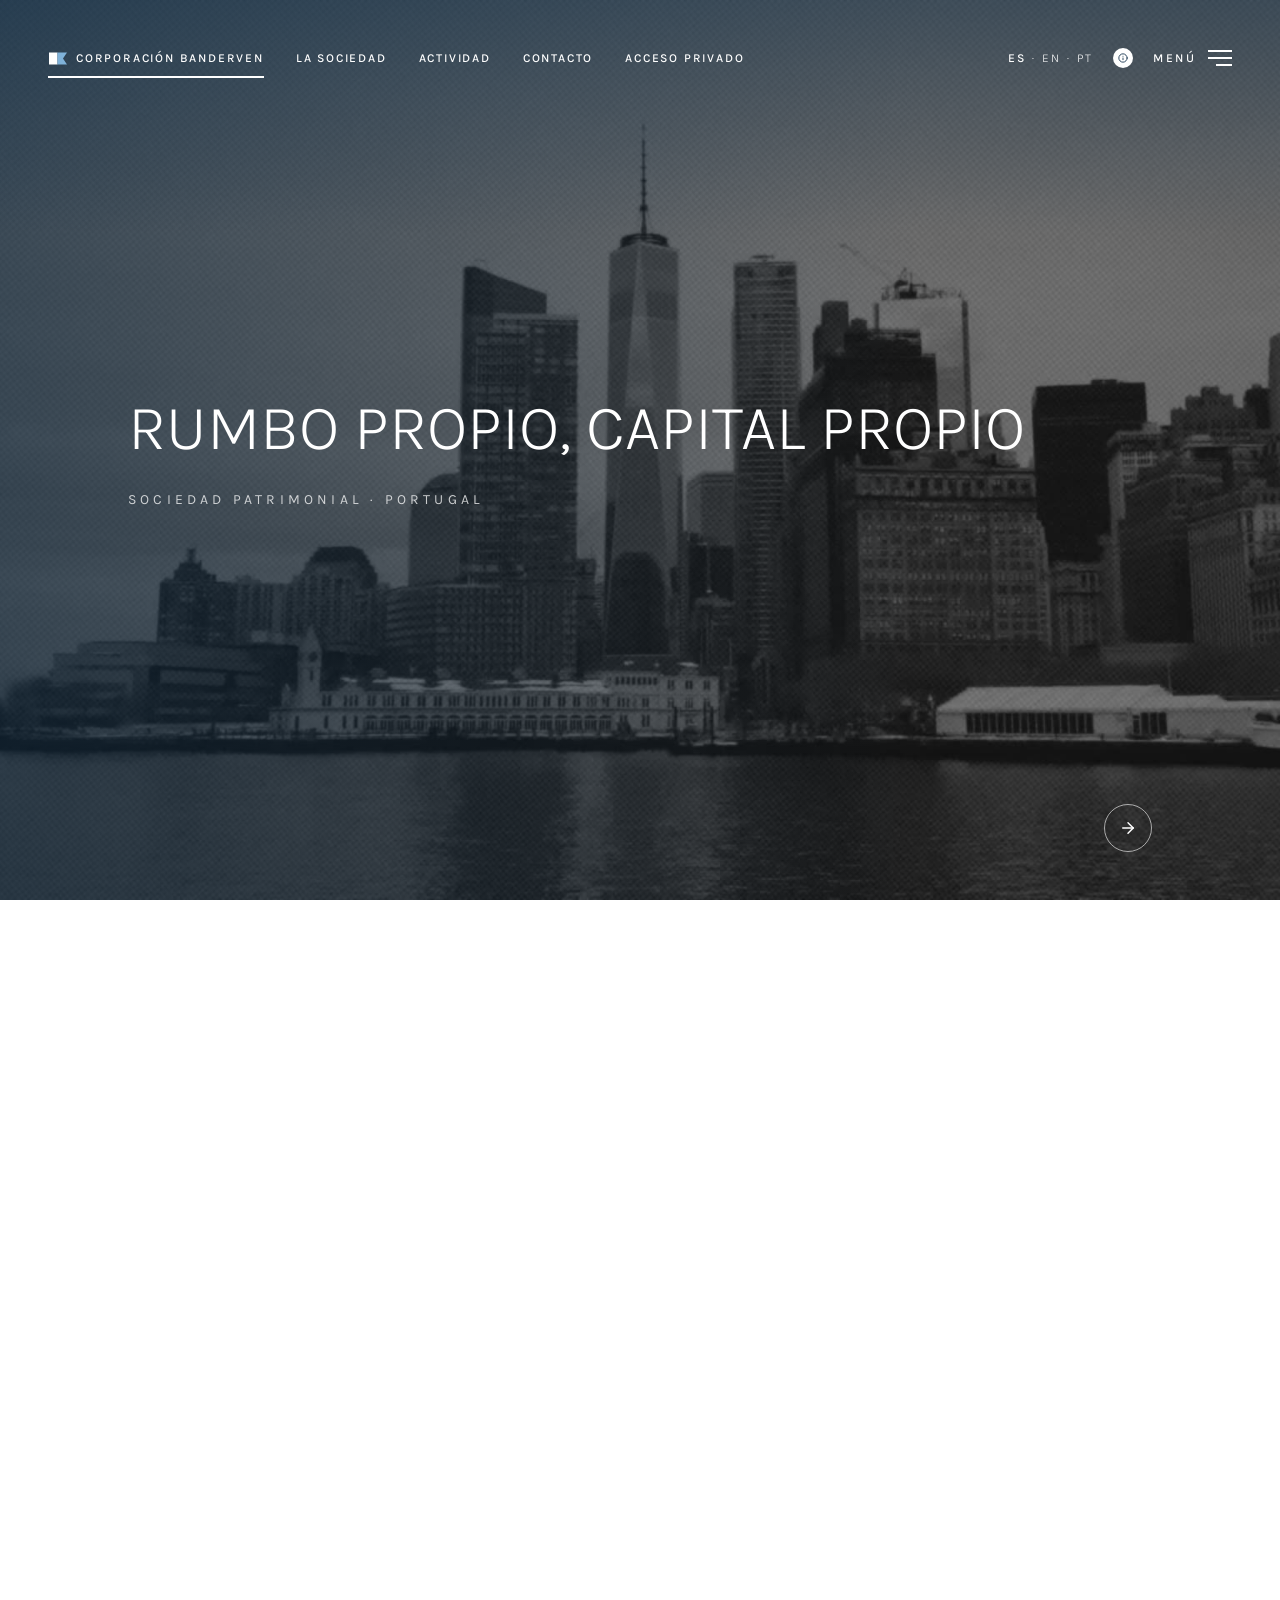
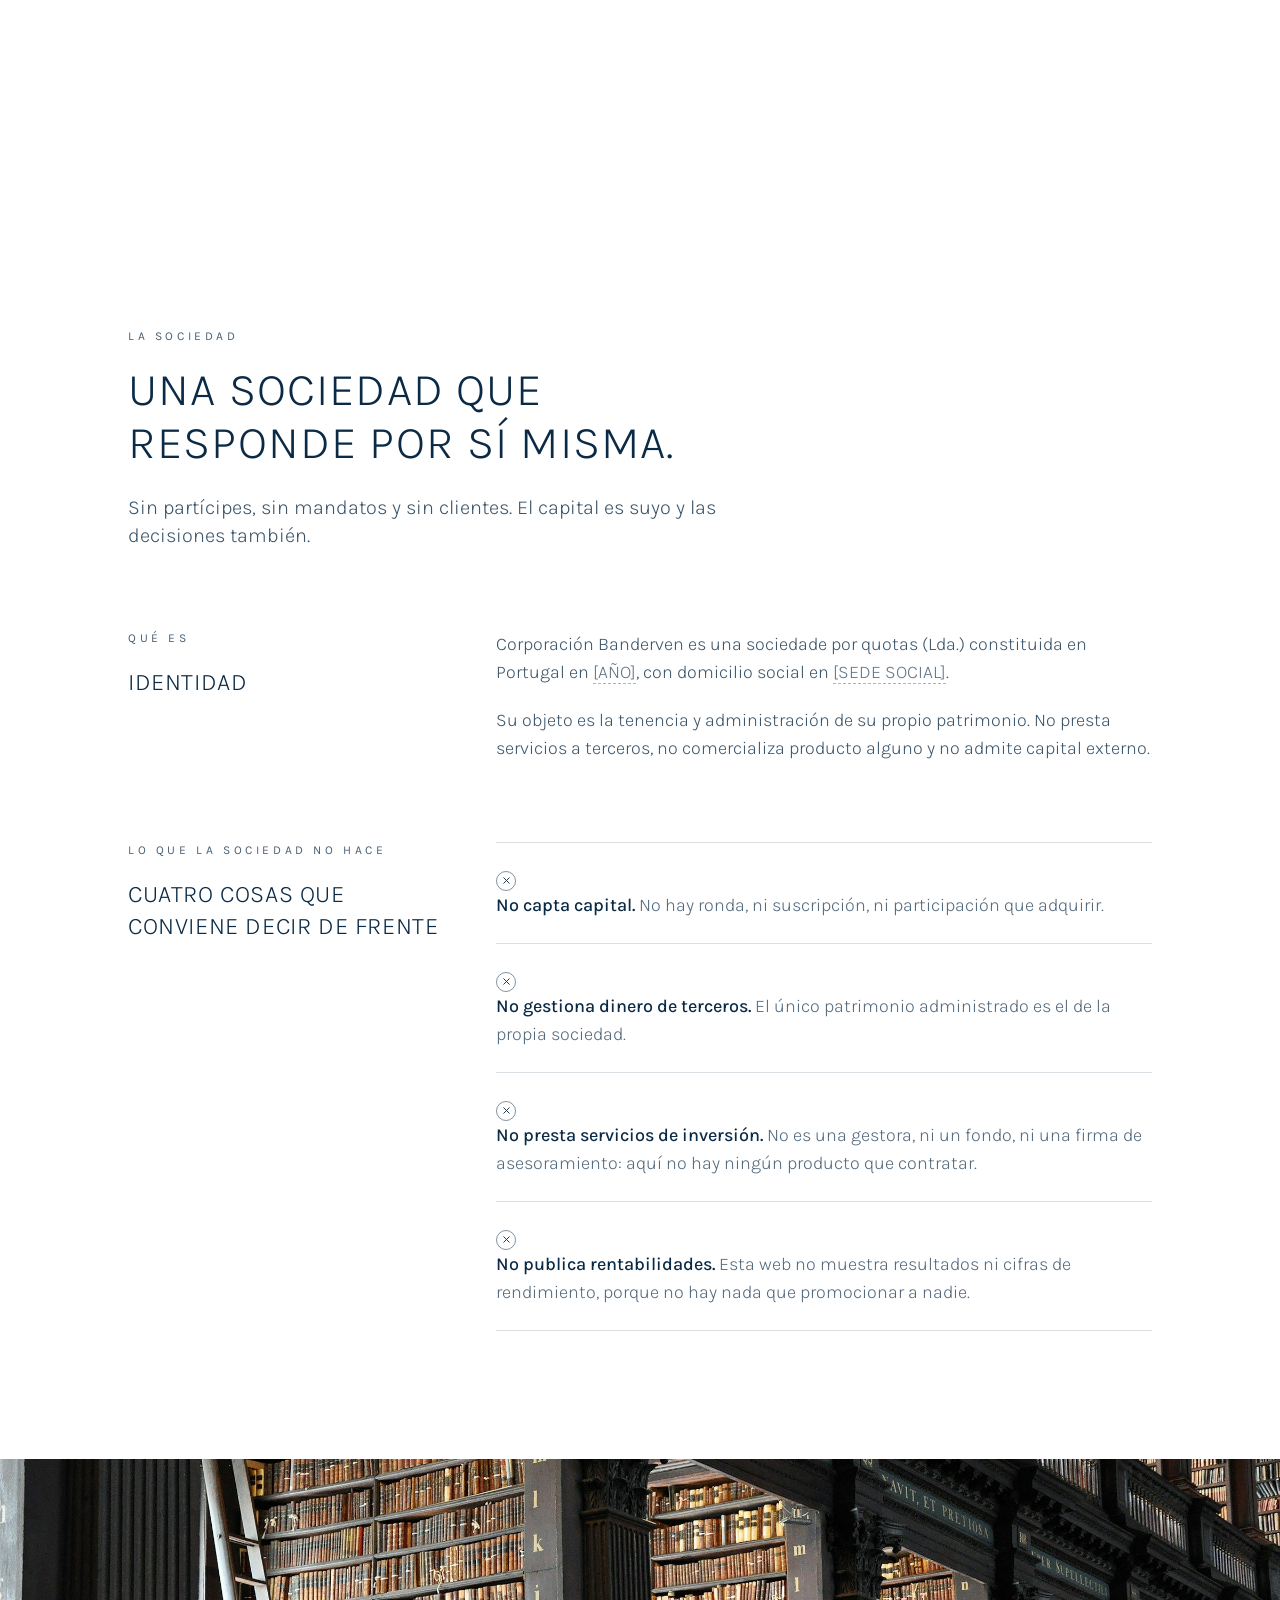
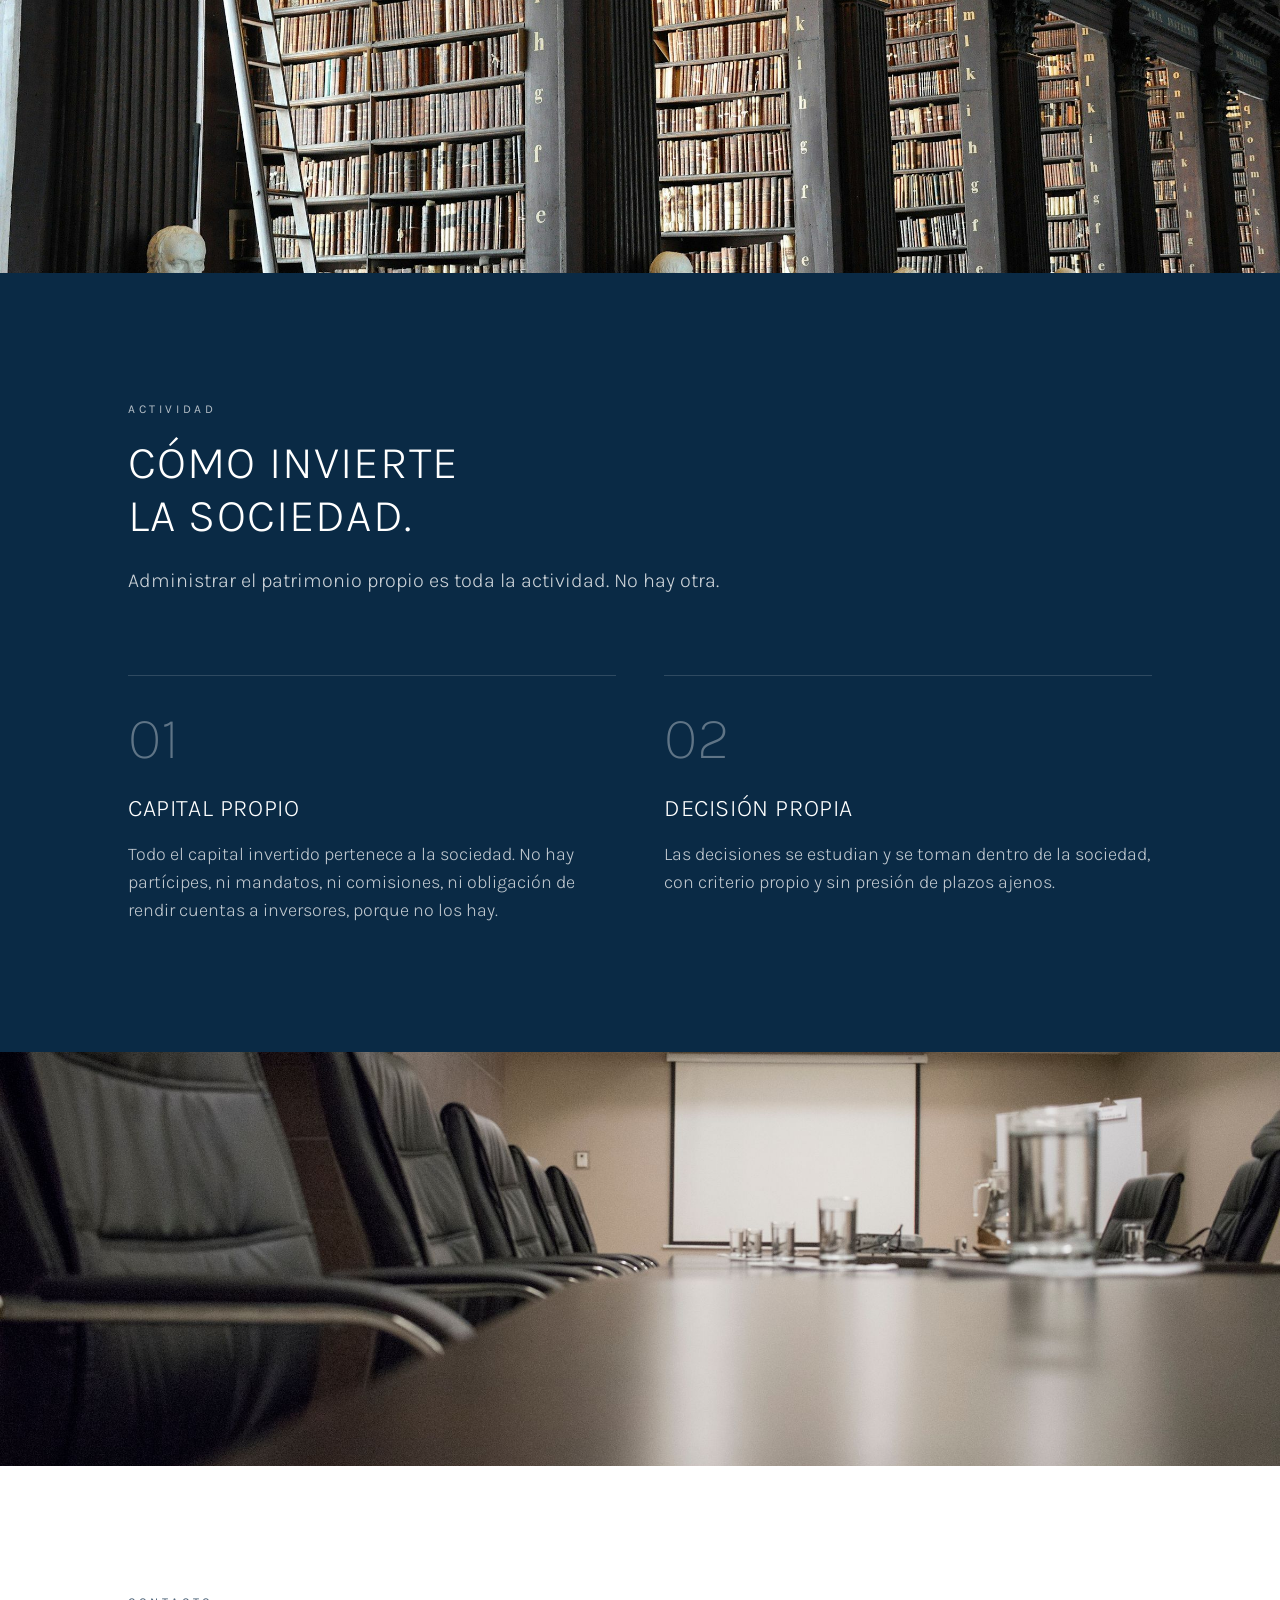
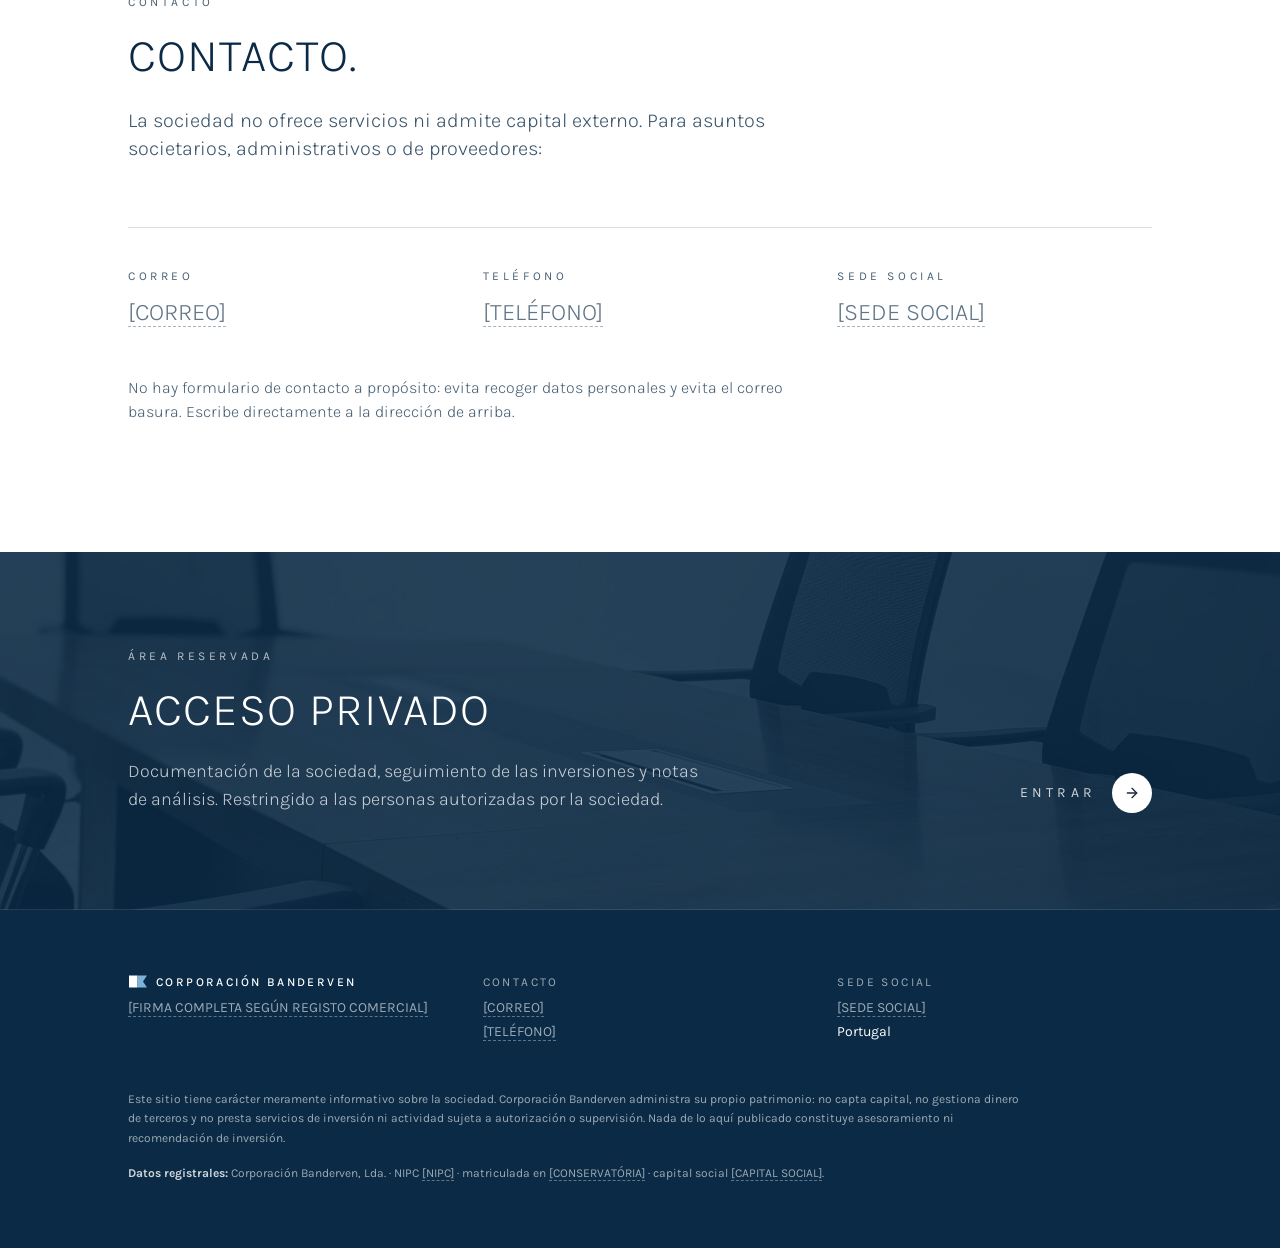
<file: index.html>
<!doctype html>
<html lang="es">
  <head>
    <meta charset="utf-8" />
    <meta name="viewport" content="width=device-width, initial-scale=1" />
    <title>Inicio — Corporación Banderven</title>
    <meta name="description" content="Corporación Banderven es una sociedad patrimonial que invierte su propio capital." />
    <meta name="robots" content="noindex, nofollow" />
    <meta name="theme-color" content="#0A2A45" />
    <link rel="icon" href="assets/marca.svg" type="image/svg+xml" />
    <link rel="preconnect" href="https://fonts.googleapis.com" />
    <link rel="preconnect" href="https://fonts.gstatic.com" crossorigin />
    <link rel="stylesheet" href="https://fonts.googleapis.com/css2?family=Karla:wght@200..800&display=swap" />
    <script type="module" crossorigin src="./assets/index-3yMq3LHP.js"></script>
    <link rel="modulepreload" crossorigin href="./assets/index-CSkkJ-ZH.js">
    <link rel="stylesheet" crossorigin href="./assets/index-Cc6GMSxe.css">
  </head>
  <body>
    <div id="root"></div>
  </body>
</html>
</file>
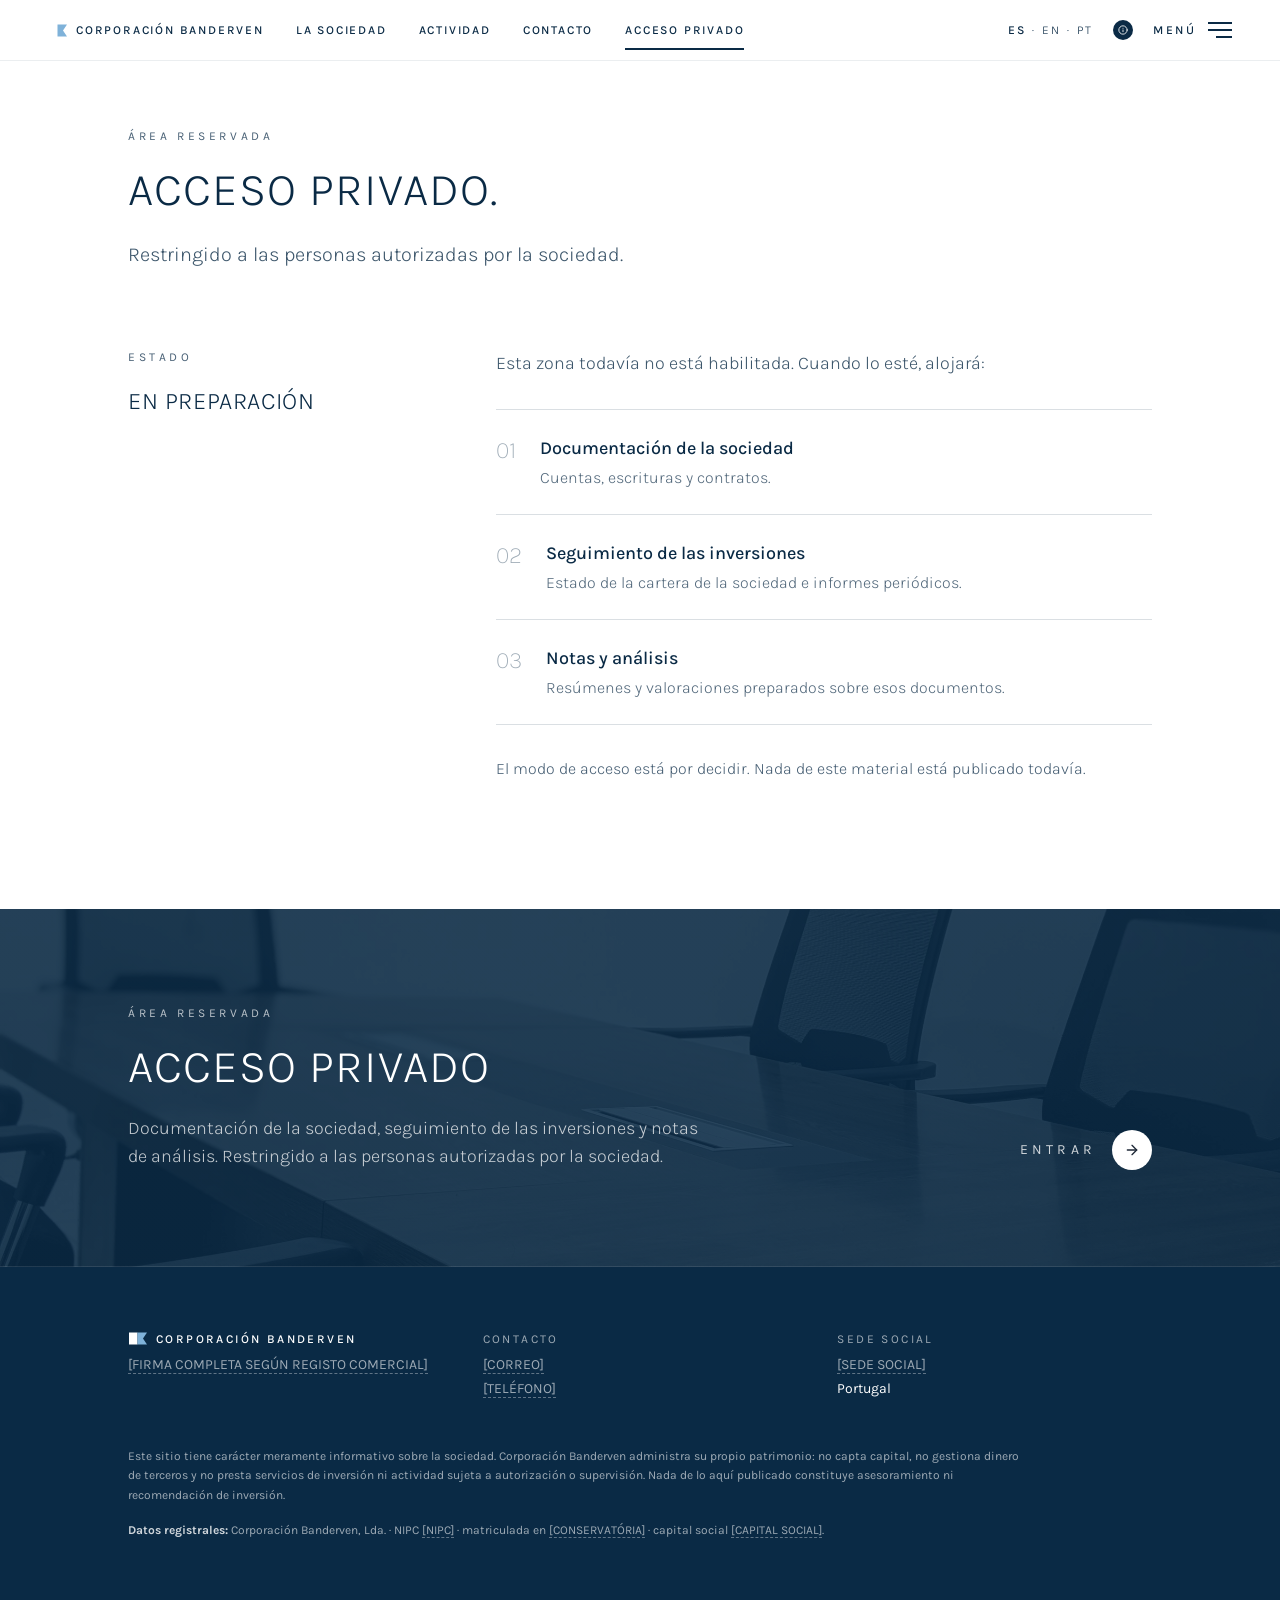
<file: acceso-privado.html>
<!doctype html>
<html lang="es">
  <head>
    <meta charset="utf-8" />
    <meta name="viewport" content="width=device-width, initial-scale=1" />
    <title>Acceso privado — Corporación Banderven</title>
    <meta name="description" content="Área reservada de Corporación Banderven. Restringido a las personas autorizadas por la sociedad." />
    <meta name="robots" content="noindex, nofollow" />
    <meta name="theme-color" content="#0A2A45" />
    <link rel="icon" href="assets/marca.svg" type="image/svg+xml" />
    <link rel="preconnect" href="https://fonts.googleapis.com" />
    <link rel="preconnect" href="https://fonts.gstatic.com" crossorigin />
    <link rel="stylesheet" href="https://fonts.googleapis.com/css2?family=Karla:wght@200..800&display=swap" />
    <script type="module" crossorigin src="./assets/acceso-C7ESyfoD.js"></script>
    <link rel="modulepreload" crossorigin href="./assets/index-CSkkJ-ZH.js">
    <link rel="stylesheet" crossorigin href="./assets/index-Cc6GMSxe.css">
  </head>
  <body>
    <div id="root"></div>
  </body>
</html>
</file>
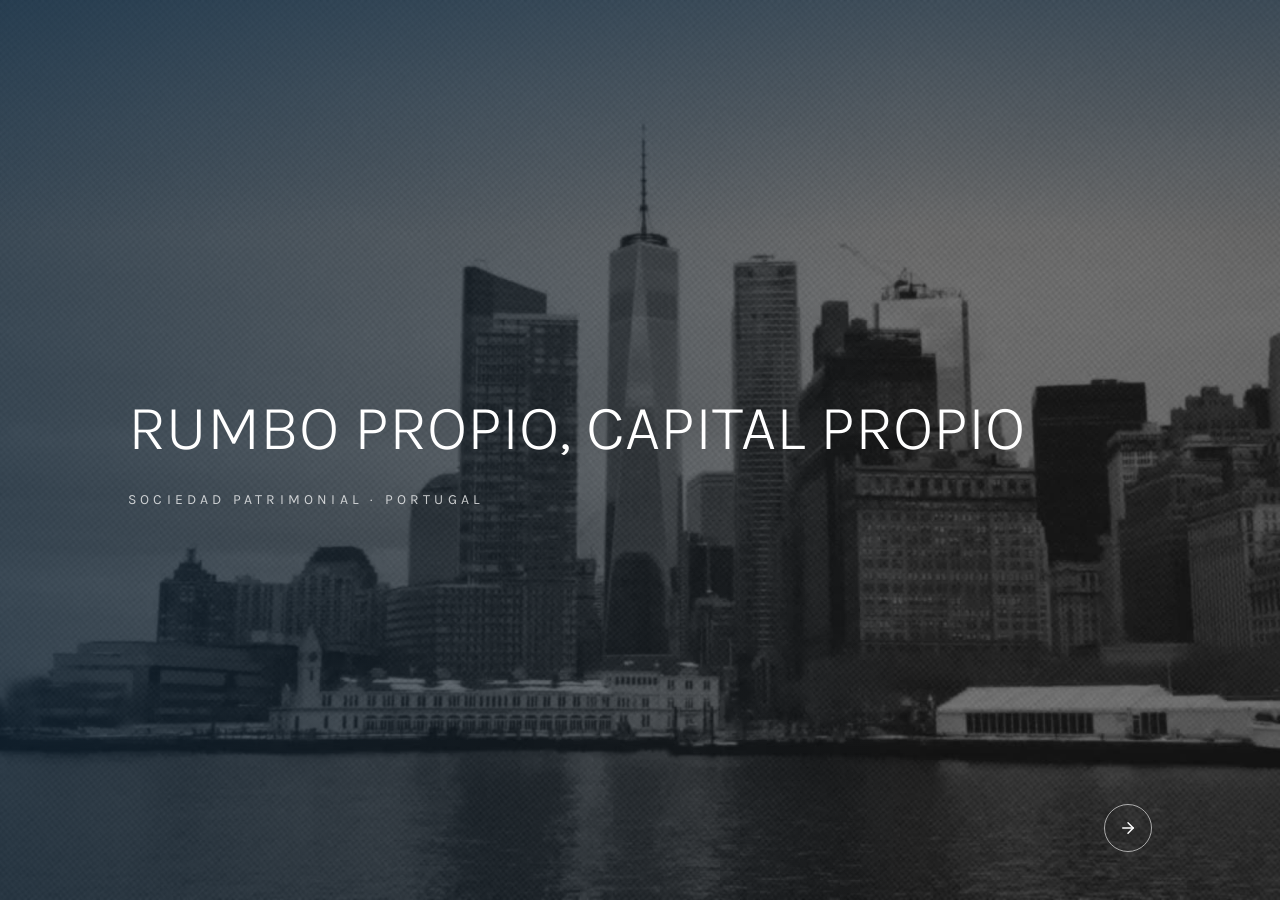
<file: actividad.html>
<!doctype html>
<html lang="es">
  <head>
    <meta charset="utf-8" />
    <meta name="viewport" content="width=device-width, initial-scale=1" />
    <meta name="robots" content="noindex, nofollow" />
    <meta http-equiv="refresh" content="0; url=index.html#actividad" />
    <title>Actividad — Corporación Banderven</title>
    <style>body{margin:0;font-family:Karla,'Helvetica Neue',Helvetica,Arial,sans-serif;background:#fff;color:#0A2A45;display:grid;place-items:center;min-height:100vh}a{color:inherit}</style>
  </head>
  <body>
    <p>Esta página se ha integrado en la portada. <a href="index.html#actividad">Continuar a «Actividad»</a>.</p>
  </body>
</html>
</file>
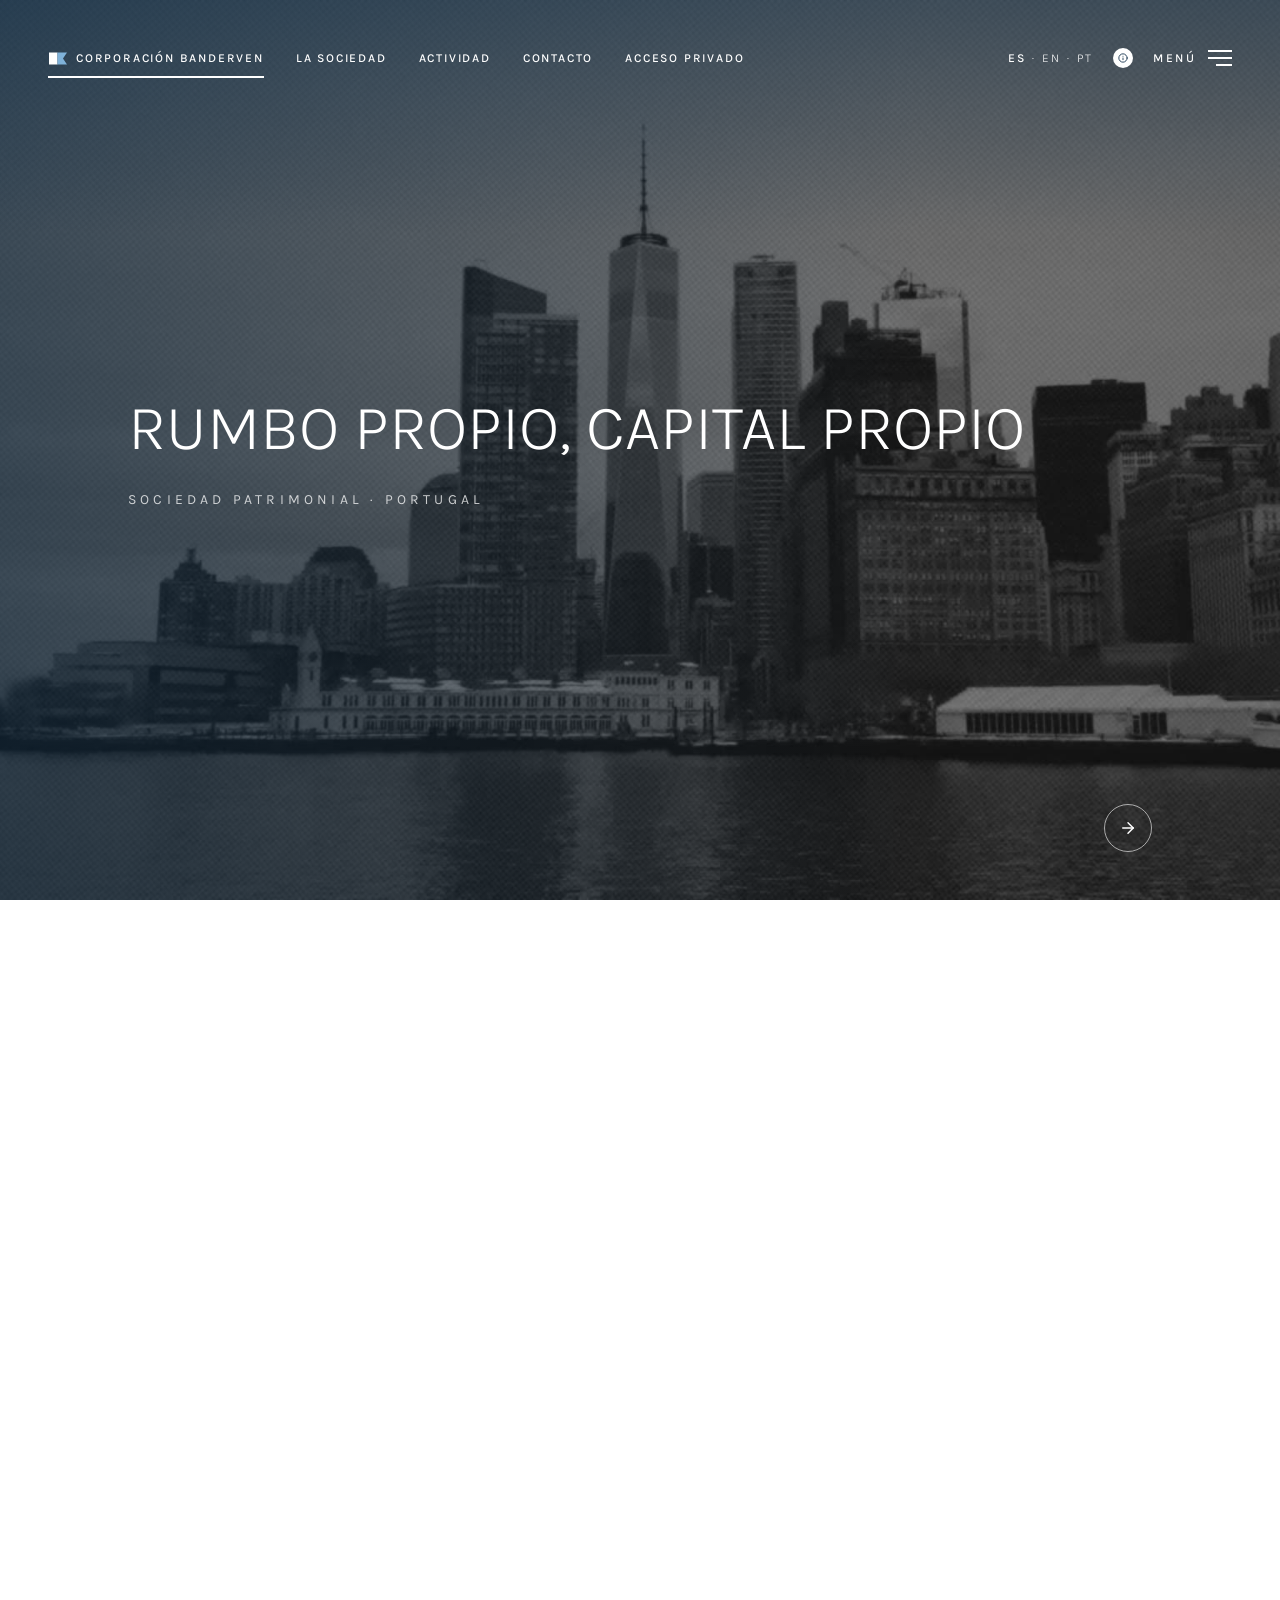
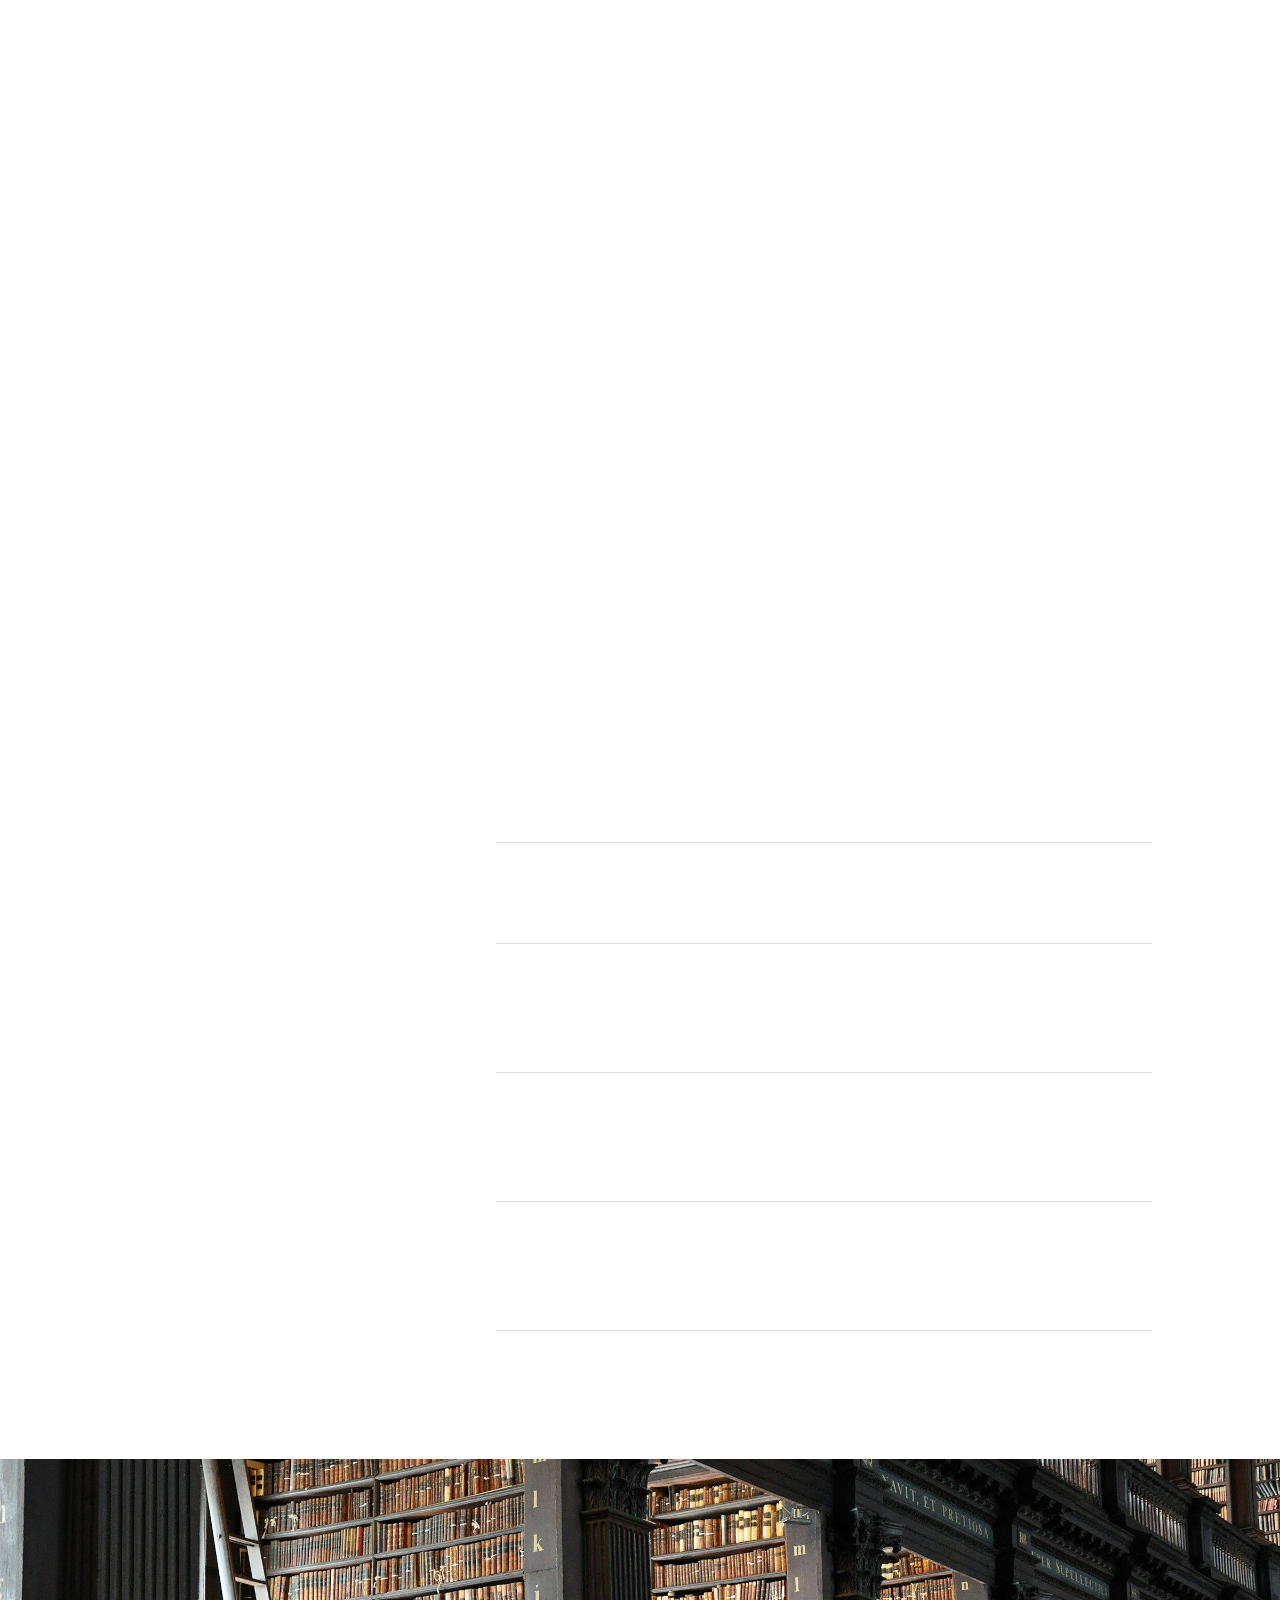
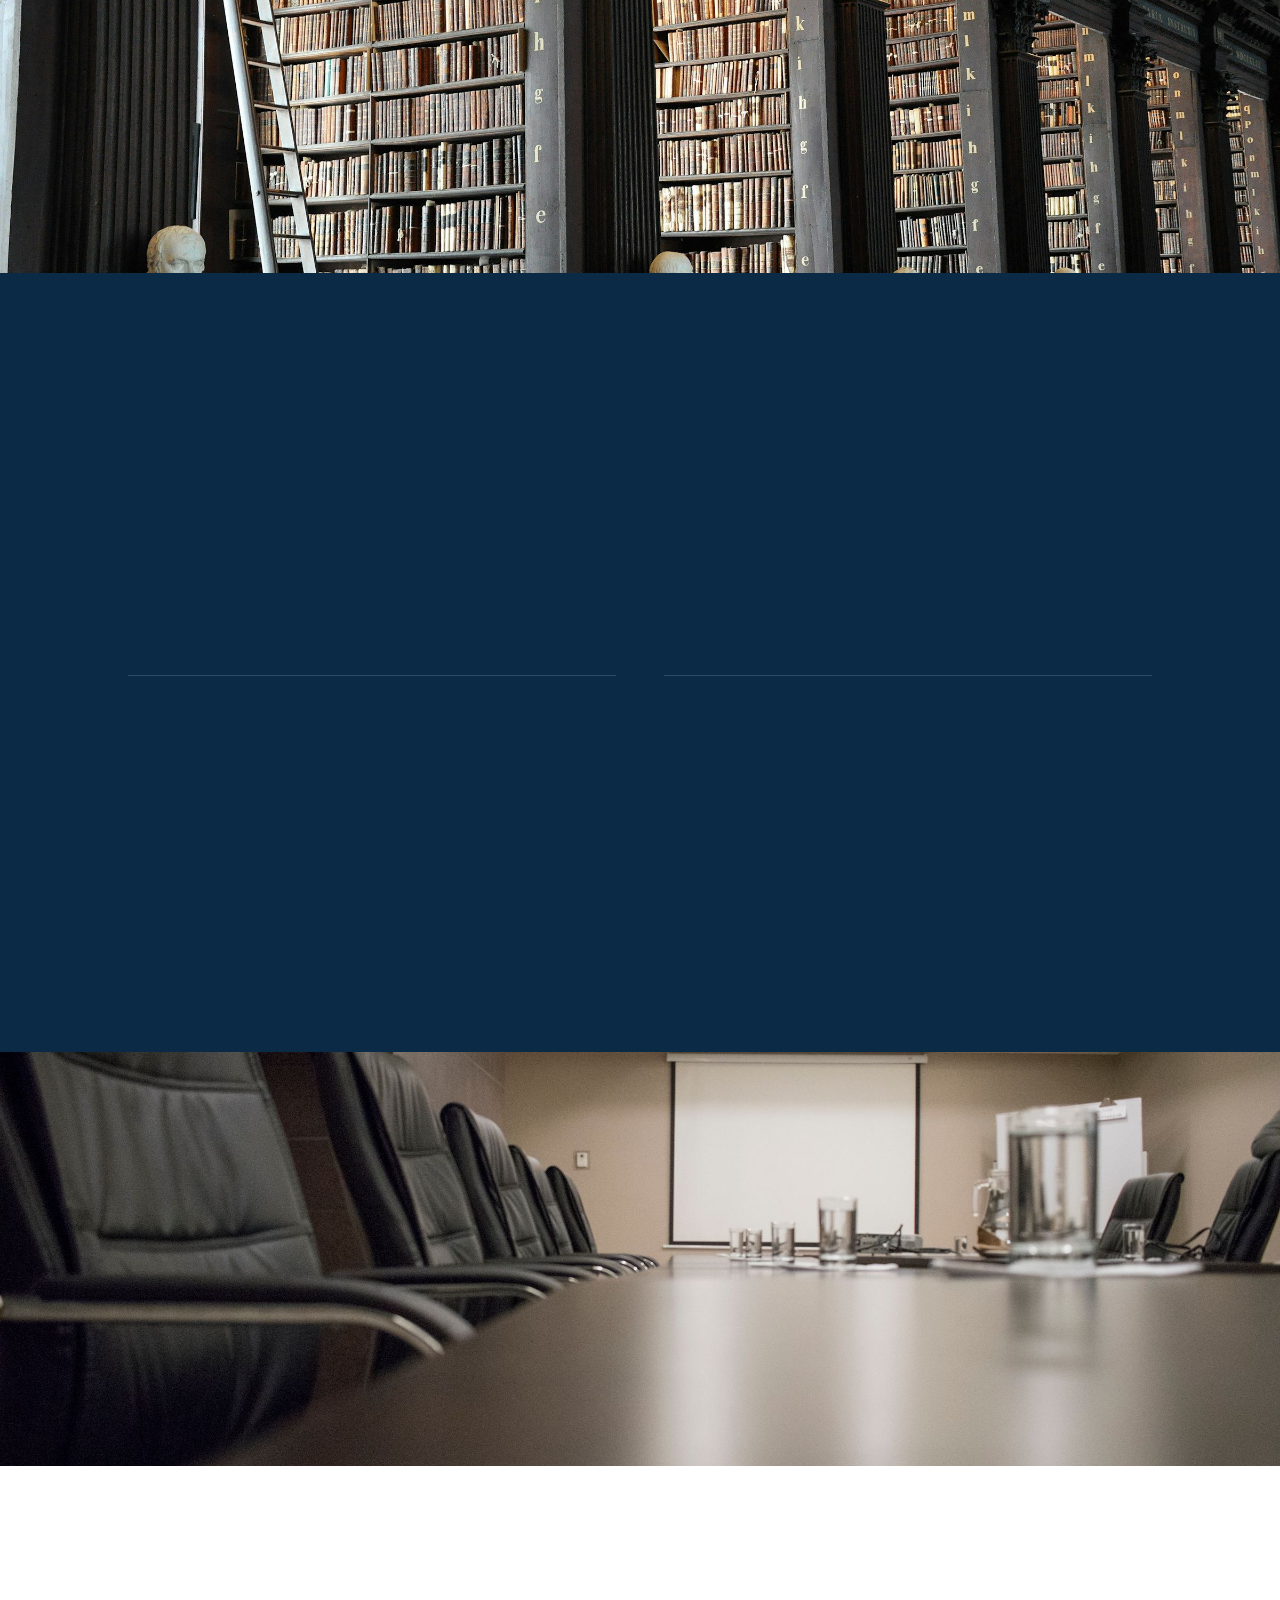
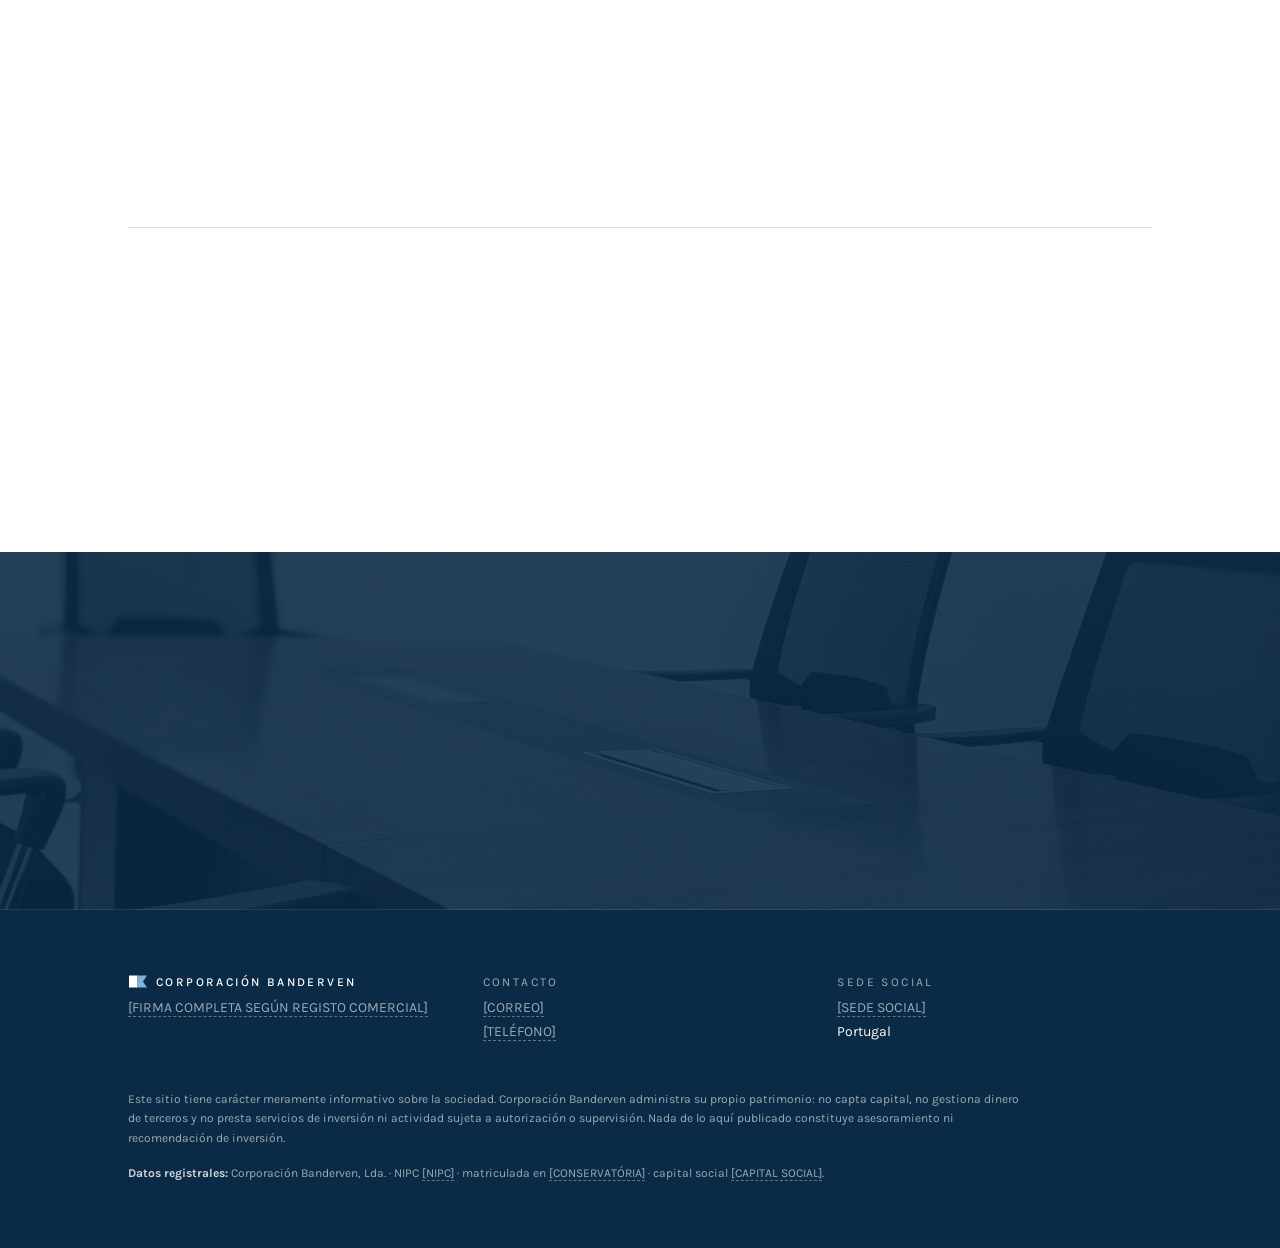
<file: contacto.html>
<!doctype html>
<html lang="es">
  <head>
    <meta charset="utf-8" />
    <meta name="viewport" content="width=device-width, initial-scale=1" />
    <meta name="robots" content="noindex, nofollow" />
    <meta http-equiv="refresh" content="0; url=index.html#contacto" />
    <title>Contacto — Corporación Banderven</title>
    <style>body{margin:0;font-family:Karla,'Helvetica Neue',Helvetica,Arial,sans-serif;background:#fff;color:#0A2A45;display:grid;place-items:center;min-height:100vh}a{color:inherit}</style>
  </head>
  <body>
    <p>Esta página se ha integrado en la portada. <a href="index.html#contacto">Continuar a «Contacto»</a>.</p>
  </body>
</html>
</file>
<file: assets/index-Cc6GMSxe.css>
*,:before,:after{--tw-border-spacing-x: 0;--tw-border-spacing-y: 0;--tw-translate-x: 0;--tw-translate-y: 0;--tw-rotate: 0;--tw-skew-x: 0;--tw-skew-y: 0;--tw-scale-x: 1;--tw-scale-y: 1;--tw-pan-x: ;--tw-pan-y: ;--tw-pinch-zoom: ;--tw-scroll-snap-strictness: proximity;--tw-gradient-from-position: ;--tw-gradient-via-position: ;--tw-gradient-to-position: ;--tw-ordinal: ;--tw-slashed-zero: ;--tw-numeric-figure: ;--tw-numeric-spacing: ;--tw-numeric-fraction: ;--tw-ring-inset: ;--tw-ring-offset-width: 0px;--tw-ring-offset-color: #fff;--tw-ring-color: rgb(59 130 246 / .5);--tw-ring-offset-shadow: 0 0 #0000;--tw-ring-shadow: 0 0 #0000;--tw-shadow: 0 0 #0000;--tw-shadow-colored: 0 0 #0000;--tw-blur: ;--tw-brightness: ;--tw-contrast: ;--tw-grayscale: ;--tw-hue-rotate: ;--tw-invert: ;--tw-saturate: ;--tw-sepia: ;--tw-drop-shadow: ;--tw-backdrop-blur: ;--tw-backdrop-brightness: ;--tw-backdrop-contrast: ;--tw-backdrop-grayscale: ;--tw-backdrop-hue-rotate: ;--tw-backdrop-invert: ;--tw-backdrop-opacity: ;--tw-backdrop-saturate: ;--tw-backdrop-sepia: ;--tw-contain-size: ;--tw-contain-layout: ;--tw-contain-paint: ;--tw-contain-style: }::backdrop{--tw-border-spacing-x: 0;--tw-border-spacing-y: 0;--tw-translate-x: 0;--tw-translate-y: 0;--tw-rotate: 0;--tw-skew-x: 0;--tw-skew-y: 0;--tw-scale-x: 1;--tw-scale-y: 1;--tw-pan-x: ;--tw-pan-y: ;--tw-pinch-zoom: ;--tw-scroll-snap-strictness: proximity;--tw-gradient-from-position: ;--tw-gradient-via-position: ;--tw-gradient-to-position: ;--tw-ordinal: ;--tw-slashed-zero: ;--tw-numeric-figure: ;--tw-numeric-spacing: ;--tw-numeric-fraction: ;--tw-ring-inset: ;--tw-ring-offset-width: 0px;--tw-ring-offset-color: #fff;--tw-ring-color: rgb(59 130 246 / .5);--tw-ring-offset-shadow: 0 0 #0000;--tw-ring-shadow: 0 0 #0000;--tw-shadow: 0 0 #0000;--tw-shadow-colored: 0 0 #0000;--tw-blur: ;--tw-brightness: ;--tw-contrast: ;--tw-grayscale: ;--tw-hue-rotate: ;--tw-invert: ;--tw-saturate: ;--tw-sepia: ;--tw-drop-shadow: ;--tw-backdrop-blur: ;--tw-backdrop-brightness: ;--tw-backdrop-contrast: ;--tw-backdrop-grayscale: ;--tw-backdrop-hue-rotate: ;--tw-backdrop-invert: ;--tw-backdrop-opacity: ;--tw-backdrop-saturate: ;--tw-backdrop-sepia: ;--tw-contain-size: ;--tw-contain-layout: ;--tw-contain-paint: ;--tw-contain-style: }*,:before,:after{box-sizing:border-box;border-width:0;border-style:solid;border-color:#e5e7eb}:before,:after{--tw-content: ""}html,:host{line-height:1.5;-webkit-text-size-adjust:100%;-moz-tab-size:4;-o-tab-size:4;tab-size:4;font-family:ui-sans-serif,system-ui,sans-serif,"Apple Color Emoji","Segoe UI Emoji",Segoe UI Symbol,"Noto Color Emoji";font-feature-settings:normal;font-variation-settings:normal;-webkit-tap-highlight-color:transparent}body{margin:0;line-height:inherit}hr{height:0;color:inherit;border-top-width:1px}abbr:where([title]){-webkit-text-decoration:underline dotted;text-decoration:underline dotted}h1,h2,h3,h4,h5,h6{font-size:inherit;font-weight:inherit}a{color:inherit;text-decoration:inherit}b,strong{font-weight:bolder}code,kbd,samp,pre{font-family:ui-monospace,SFMono-Regular,Menlo,Monaco,Consolas,Liberation Mono,Courier New,monospace;font-feature-settings:normal;font-variation-settings:normal;font-size:1em}small{font-size:80%}sub,sup{font-size:75%;line-height:0;position:relative;vertical-align:baseline}sub{bottom:-.25em}sup{top:-.5em}table{text-indent:0;border-color:inherit;border-collapse:collapse}button,input,optgroup,select,textarea{font-family:inherit;font-feature-settings:inherit;font-variation-settings:inherit;font-size:100%;font-weight:inherit;line-height:inherit;letter-spacing:inherit;color:inherit;margin:0;padding:0}button,select{text-transform:none}button,input:where([type=button]),input:where([type=reset]),input:where([type=submit]){-webkit-appearance:button;background-color:transparent;background-image:none}:-moz-focusring{outline:auto}:-moz-ui-invalid{box-shadow:none}progress{vertical-align:baseline}::-webkit-inner-spin-button,::-webkit-outer-spin-button{height:auto}[type=search]{-webkit-appearance:textfield;outline-offset:-2px}::-webkit-search-decoration{-webkit-appearance:none}::-webkit-file-upload-button{-webkit-appearance:button;font:inherit}summary{display:list-item}blockquote,dl,dd,h1,h2,h3,h4,h5,h6,hr,figure,p,pre{margin:0}fieldset{margin:0;padding:0}legend{padding:0}ol,ul,menu{list-style:none;margin:0;padding:0}dialog{padding:0}textarea{resize:vertical}input::-moz-placeholder,textarea::-moz-placeholder{opacity:1;color:#9ca3af}input::placeholder,textarea::placeholder{opacity:1;color:#9ca3af}button,[role=button]{cursor:pointer}:disabled{cursor:default}img,svg,video,canvas,audio,iframe,embed,object{display:block;vertical-align:middle}img,video{max-width:100%;height:auto}[hidden]:where(:not([hidden=until-found])){display:none}.pointer-events-none{pointer-events:none}.pointer-events-auto{pointer-events:auto}.visible{visibility:visible}.fixed{position:fixed}.absolute{position:absolute}.relative{position:relative}.sticky{position:sticky}.inset-0{top:0;right:0;bottom:0;left:0}.inset-x-0{left:0;right:0}.-bottom-3{bottom:-.75rem}.bottom-12{bottom:3rem}.bottom-16{bottom:4rem}.left-0{left:0}.right-0{right:0}.right-6{right:1.5rem}.top-0{top:0}.z-10{z-index:10}.z-20{z-index:20}.z-\[100\]{z-index:100}.mb-4{margin-bottom:1rem}.mb-5{margin-bottom:1.25rem}.mb-8{margin-bottom:2rem}.mt-1{margin-top:.25rem}.mt-12{margin-top:3rem}.mt-16{margin-top:4rem}.mt-2{margin-top:.5rem}.mt-20{margin-top:5rem}.mt-3{margin-top:.75rem}.mt-4{margin-top:1rem}.mt-5{margin-top:1.25rem}.mt-6{margin-top:1.5rem}.mt-8{margin-top:2rem}.block{display:block}.flex{display:flex}.inline-flex{display:inline-flex}.grid{display:grid}.hidden{display:none}.h-1\.5{height:.375rem}.h-10{height:2.5rem}.h-12{height:3rem}.h-2{height:.5rem}.h-5{height:1.25rem}.h-\[15px\]{height:15px}.h-\[200vh\]{height:200vh}.h-\[2px\]{height:2px}.h-\[46vh\]{height:46vh}.h-full{height:100%}.h-screen{height:100vh}.min-h-\[280px\]{min-height:280px}.min-h-\[70vh\]{min-height:70vh}.w-1\.5{width:.375rem}.w-10{width:2.5rem}.w-12{width:3rem}.w-2{width:.5rem}.w-4{width:1rem}.w-5{width:1.25rem}.w-6{width:1.5rem}.w-full{width:100%}.max-w-2xl{max-width:42rem}.max-w-4xl{max-width:56rem}.max-w-\[900px\]{max-width:900px}.max-w-xl{max-width:36rem}.flex-1{flex:1 1 0%}.flex-shrink-0{flex-shrink:0}.transform{transform:translate(var(--tw-translate-x),var(--tw-translate-y)) rotate(var(--tw-rotate)) skew(var(--tw-skew-x)) skewY(var(--tw-skew-y)) scaleX(var(--tw-scale-x)) scaleY(var(--tw-scale-y))}.resize{resize:both}.flex-col{flex-direction:column}.items-start{align-items:flex-start}.items-end{align-items:flex-end}.items-center{align-items:center}.justify-end{justify-content:flex-end}.justify-center{justify-content:center}.justify-between{justify-content:space-between}.gap-10{gap:2.5rem}.gap-12{gap:3rem}.gap-2{gap:.5rem}.gap-3{gap:.75rem}.gap-4{gap:1rem}.gap-5{gap:1.25rem}.gap-6{gap:1.5rem}.gap-8{gap:2rem}.overflow-hidden{overflow:hidden}.rounded-full{border-radius:9999px}.border{border-width:1px}.border-b{border-bottom-width:1px}.border-t{border-top-width:1px}.border-dashed{border-style:dashed}.border-white\/10{border-color:#ffffff1a}.border-white\/15{border-color:#ffffff26}.border-white\/30{border-color:#ffffff4d}.border-white\/35{border-color:#ffffff59}.border-white\/40{border-color:#fff6}.border-white\/50{border-color:#ffffff80}.border-white\/60{border-color:#fff9}.bg-white{--tw-bg-opacity: 1;background-color:rgb(255 255 255 / var(--tw-bg-opacity, 1))}.bg-white\/50{background-color:#ffffff80}.bg-cover{background-size:cover}.bg-center{background-position:center}.object-cover{-o-object-fit:cover;object-fit:cover}.px-6{padding-left:1.5rem;padding-right:1.5rem}.px-8{padding-left:2rem;padding-right:2rem}.py-16{padding-top:4rem;padding-bottom:4rem}.py-20{padding-top:5rem;padding-bottom:5rem}.py-24{padding-top:6rem;padding-bottom:6rem}.py-6{padding-top:1.5rem;padding-bottom:1.5rem}.pb-10{padding-bottom:2.5rem}.pb-16{padding-bottom:4rem}.pb-5{padding-bottom:1.25rem}.pb-6{padding-bottom:1.5rem}.pt-10{padding-top:2.5rem}.pt-40{padding-top:10rem}.pt-5{padding-top:1.25rem}.pt-8{padding-top:2rem}.text-2xl{font-size:1.5rem;line-height:2rem}.text-5xl{font-size:3rem;line-height:1}.text-base{font-size:1rem;line-height:1.5rem}.text-lg{font-size:1.125rem;line-height:1.75rem}.text-sm{font-size:.875rem;line-height:1.25rem}.text-xl{font-size:1.25rem;line-height:1.75rem}.text-xs{font-size:.75rem;line-height:1rem}.font-extralight{font-weight:200}.font-light{font-weight:300}.font-medium{font-weight:500}.uppercase{text-transform:uppercase}.leading-relaxed{line-height:1.625}.tracking-\[0\.15em\]{letter-spacing:.15em}.tracking-\[0\.2em\]{letter-spacing:.2em}.tracking-\[0\.3em\]{letter-spacing:.3em}.tracking-wide{letter-spacing:.025em}.text-gray-800{--tw-text-opacity: 1;color:rgb(31 41 55 / var(--tw-text-opacity, 1))}.text-white{--tw-text-opacity: 1;color:rgb(255 255 255 / var(--tw-text-opacity, 1))}.text-white\/35{color:#ffffff59}.text-white\/60{color:#fff9}.text-white\/70{color:#ffffffb3}.text-white\/75{color:#ffffffbf}.text-white\/80{color:#fffc}.text-white\/85{color:#ffffffd9}.text-white\/90{color:#ffffffe6}.backdrop-blur-md{--tw-backdrop-blur: blur(12px);-webkit-backdrop-filter:var(--tw-backdrop-blur) var(--tw-backdrop-brightness) var(--tw-backdrop-contrast) var(--tw-backdrop-grayscale) var(--tw-backdrop-hue-rotate) var(--tw-backdrop-invert) var(--tw-backdrop-opacity) var(--tw-backdrop-saturate) var(--tw-backdrop-sepia);backdrop-filter:var(--tw-backdrop-blur) var(--tw-backdrop-brightness) var(--tw-backdrop-contrast) var(--tw-backdrop-grayscale) var(--tw-backdrop-hue-rotate) var(--tw-backdrop-invert) var(--tw-backdrop-opacity) var(--tw-backdrop-saturate) var(--tw-backdrop-sepia)}.transition{transition-property:color,background-color,border-color,text-decoration-color,fill,stroke,opacity,box-shadow,transform,filter,backdrop-filter;transition-timing-function:cubic-bezier(.4,0,.2,1);transition-duration:.15s}.transition-all{transition-property:all;transition-timing-function:cubic-bezier(.4,0,.2,1);transition-duration:.15s}.transition-colors{transition-property:color,background-color,border-color,text-decoration-color,fill,stroke;transition-timing-function:cubic-bezier(.4,0,.2,1);transition-duration:.15s}.transition-opacity{transition-property:opacity;transition-timing-function:cubic-bezier(.4,0,.2,1);transition-duration:.15s}.transition-transform{transition-property:transform;transition-timing-function:cubic-bezier(.4,0,.2,1);transition-duration:.15s}.duration-300{transition-duration:.3s}.duration-500{transition-duration:.5s}.ease-out{transition-timing-function:cubic-bezier(0,0,.2,1)}html{scroll-behavior:smooth}@media (prefers-reduced-motion: reduce){html{scroll-behavior:auto}}body{margin:0;overflow-x:hidden;background:#fff;font-family:Karla,Helvetica Neue ME,Helvetica Neue,Helvetica,Arial,sans-serif;-webkit-font-smoothing:antialiased}.hover\:text-white:hover{--tw-text-opacity: 1;color:rgb(255 255 255 / var(--tw-text-opacity, 1))}.hover\:opacity-70:hover{opacity:.7}.group:hover .group-hover\:scale-110{--tw-scale-x: 1.1;--tw-scale-y: 1.1;transform:translate(var(--tw-translate-x),var(--tw-translate-y)) rotate(var(--tw-rotate)) skew(var(--tw-skew-x)) skewY(var(--tw-skew-y)) scaleX(var(--tw-scale-x)) scaleY(var(--tw-scale-y))}@media (min-width: 640px){.sm\:right-8{right:2rem}.sm\:inline{display:inline}.sm\:px-12{padding-left:3rem;padding-right:3rem}.sm\:px-8{padding-left:2rem;padding-right:2rem}.sm\:py-24{padding-top:6rem;padding-bottom:6rem}.sm\:py-32{padding-top:8rem;padding-bottom:8rem}.sm\:pb-20{padding-bottom:5rem}.sm\:pt-12{padding-top:3rem}.sm\:text-2xl{font-size:1.5rem;line-height:2rem}.sm\:text-3xl{font-size:1.875rem;line-height:2.25rem}.sm\:text-6xl{font-size:3.75rem;line-height:1}.sm\:text-base{font-size:1rem;line-height:1.5rem}.sm\:text-lg{font-size:1.125rem;line-height:1.75rem}.sm\:text-xl{font-size:1.25rem;line-height:1.75rem}}@media (min-width: 768px){.md\:right-20{right:5rem}.md\:grid-cols-2{grid-template-columns:repeat(2,minmax(0,1fr))}.md\:grid-cols-3{grid-template-columns:repeat(3,minmax(0,1fr))}.md\:grid-cols-\[1fr_auto\]{grid-template-columns:1fr auto}.md\:grid-cols-\[minmax\(0\,1fr\)_minmax\(0\,2fr\)\]{grid-template-columns:minmax(0,1fr) minmax(0,2fr)}.md\:items-end{align-items:flex-end}.md\:px-12{padding-left:3rem;padding-right:3rem}.md\:px-20{padding-left:5rem;padding-right:5rem}}@media (min-width: 1024px){.lg\:right-32{right:8rem}.lg\:inline{display:inline}.lg\:flex{display:flex}.lg\:hidden{display:none}.lg\:px-32{padding-left:8rem;padding-right:8rem}}
</file>
